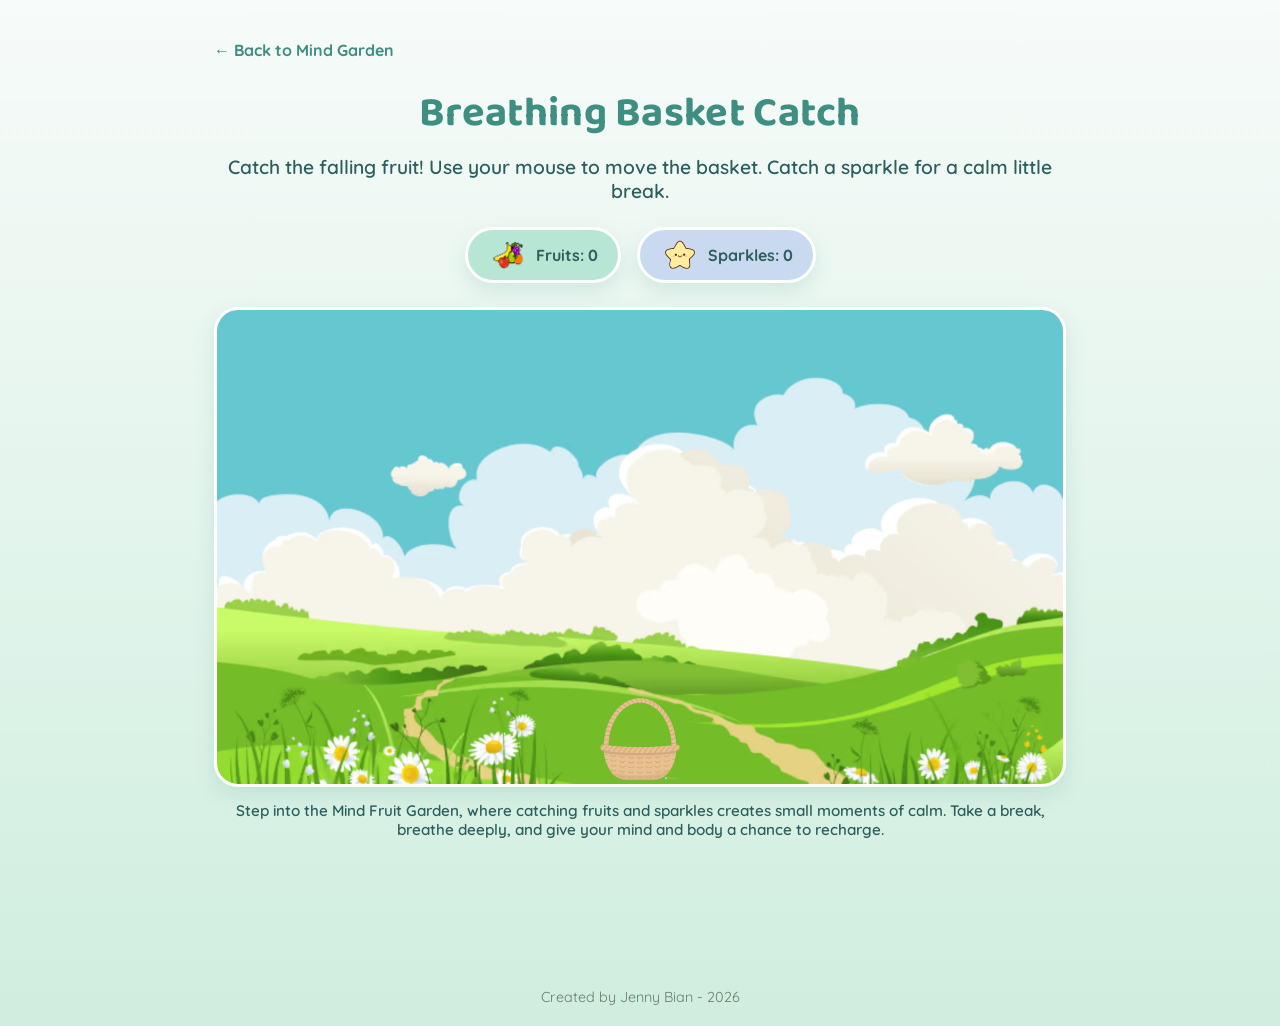
<file: games/relaxation/index.html>
<!DOCTYPE html>
<html lang="en">
<head>
  <meta charset="UTF-8">
  <meta name="viewport" content="width=device-width, initial-scale=1.0">
  <title>Breathing Basket Catch - Mind Garden</title>

  <link rel="preconnect" href="https://fonts.googleapis.com">
  <link rel="preconnect" href="https://fonts.gstatic.com" crossorigin>
  <link href="https://fonts.googleapis.com/css2?family=Baloo+2:wght@500;700;800&family=Quicksand:wght@500;600;700&display=swap" rel="stylesheet">

  <link rel="stylesheet" href="../../style.css">
  <link rel="stylesheet" href="style.css">
</head>
<body>

  <main class="container game-page">
    <a href="../../index.html" class="back-link">&larr; Back to Mind Garden</a>

    <header class="page-header">
      <h1>Breathing Basket Catch</h1>
      <p class="subtitle">Catch the falling fruit! Use your mouse to move the basket. Catch a sparkle for a calm little break.</p>
    </header>

    <div class="scoreboard">
      <div class="score-pill score-pill--mint">
        <img class="score-icon" src="images/fruits.png" alt="Fruit">
        <span>Fruits: <strong id="fruit-count">0</strong></span>
      </div>

      <div class="score-pill score-pill--periwinkle">
        <img class="score-icon" src="images/sparkle.png" alt="Sparkle">
        <span>Sparkles: <strong id="sparkle-count">0</strong></span>
      </div>
    </div>

    <div class="game-stage" id="game-stage">
      <div class="basket" id="basket">
        <img src="images/basket.png" alt="">
      </div>
    </div>

    <p class="game-hint"> Step into the Mind Fruit Garden, where catching fruits and sparkles creates small moments of calm. Take a break, breathe deeply, and give your mind and body a chance to recharge.</p>
  </main>

  <div class="relax-overlay" id="relax-overlay" hidden>
    <div class="relax-card">
      <div class="breathing-circle" id="breathing-circle"></div>
      <h2 id="relax-title">Calm Moment</h2>
      <p id="relax-text"></p>
      <button class="relax-done-btn" id="relax-done-btn">I'm done, back to the game</button>
    </div>
  </div>

  <footer class="footer">
    Created by Jenny Bian - 2026
  </footer>

  <script src="script.js"></script>
</body>
</html>
</file>
<file: style.css>
/* ===== Mind Garden — Style Sheet =====
   Palette:
   --sky        #A8D8EA  (light blue)
   --mint       #B8E6D5  (light green)
   --seafoam    #CFEEDF  (pale green-blue)
   --periwinkle #C9D9F0  (soft blue-violet)
   --teal-deep  #3E8E82  (headings / accents)
   --teal-text  #2D5F5D  (body text)
   --cream      #F7FBF9  (page background)
   --white      #FFFFFF
*/

:root {
  --sky: #A8D8EA;
  --mint: #B8E6D5;
  --seafoam: #CFEEDF;
  --periwinkle: #C9D9F0;
  --teal-deep: #3E8E82;
  --teal-text: #2D5F5D;
  --cream: #F7FBF9;
  --white: #FFFFFF;

  --radius-lg: 24px;
  --radius-md: 16px;
  --shadow-soft: 0 8px 20px rgba(62, 142, 130, 0.15);
}

* {
  box-sizing: border-box;
}

body {
  margin: 0;
  min-height: 100vh;
  background: linear-gradient(180deg, var(--cream) 0%, var(--seafoam) 100%);
  font-family: 'Quicksand', sans-serif;
  color: var(--teal-text);
}

h1, h2, h3 {
  font-family: 'Baloo 2', sans-serif;
  margin: 0;
}

/* ===== Moving banner ===== */
/* ===== Moving banner ===== */
.banner {
  width: 100%;
  overflow: hidden;
  background: var(--teal-deep);
  padding: 12px 0;
}

.banner-track {
  display: block;
  animation: scroll-banner 30s linear infinite;
}

.banner-track span {
  display: inline-block;
  font-family: 'Baloo 2', sans-serif;
  font-weight: 700;
  font-size: 1.1rem;
  color: var(--white);
  white-space: nowrap;
}

@keyframes scroll-banner {
  from {
    transform: translateX(100vw);
  }
  to {
    transform: translateX(-100%);
  }
}

/* ===== Layout ===== */
.container {
  max-width: 900px;
  margin: 0 auto;
  padding: 40px 24px 64px;
}

.page-header {
  text-align: center;
  margin-bottom: 40px;
}

/* Normal, modest heading style — used on game pages */
.page-header h1 {
  font-size: clamp(2rem, 4vw, 2.6rem);
  font-weight: 700;
  color: var(--teal-deep);
  letter-spacing: 0.3px;
}

/* Big glowing title style — homepage only */
.home-header h1 {
  font-size: clamp(3.2rem, 6vw, 4.4rem);
  font-weight: 600;
  letter-spacing: 0.5px;
  text-shadow:
    0 2px 0 var(--white),
    0 4px 14px rgba(62, 142, 130, 0.35),
    0 10px 30px rgba(62, 142, 130, 0.2);
}

.subtitle {
  margin-top: 8px;
  font-size: 1.2rem;
  font-weight: 600;
}

/* ===== Game grid ===== */
.game-grid {
  display: grid;
  grid-template-columns: repeat(2, 1fr);
  gap: 24px;
}

@media (max-width: 600px) {
  .game-grid {
    grid-template-columns: 1fr;
  }
}

.game-card {
  display: flex;
  flex-direction: column;
  align-items: center;
  text-align: center;
  text-decoration: none;
  color: var(--teal-text);
  padding: 32px 20px;
  border-radius: var(--radius-lg);
  box-shadow: var(--shadow-soft);
  border: 3px solid var(--white);
  transition: transform 0.2s ease, box-shadow 0.2s ease;
}

.game-card:hover,
.game-card:focus-visible {
  transform: translateY(-4px);
  box-shadow: 0 12px 26px rgba(62, 142, 130, 0.25);
}

.game-card:focus-visible {
  outline: 3px solid var(--teal-deep);
  outline-offset: 3px;
}

.game-card--mint       { background: var(--mint); }
.game-card--sky        { background: var(--sky); }
.game-card--seafoam    { background: var(--seafoam); }
.game-card--periwinkle { background: var(--periwinkle); }

/* ===== Breathing Basket Catch background ===== */
.fruit-basket-card {
  position: relative;
  overflow: hidden;
}

.fruit-basket-card::before {
  content: "";
  position: absolute;
  inset: 0;

  background-image: url("images/fruitbasket.png");
  background-size: cover;
  background-position: center;
  background-repeat: no-repeat;

  opacity: 0.65;
  z-index: 0;
}

/* Keep text and icons above image */
.fruit-basket-card > * {
  position: relative;
  z-index: 1;
}

.game-icon {
  width: 56px;
  height: 56px;
  margin-bottom: 12px;
  background: transparent;
}
.game-card h2 {
  font-size: 1.3rem;
  margin-bottom: 6px;
}

.game-card p {
  margin: 0;
  font-size: 0.95rem;
  font-weight: 600;
}

/* ===== Thinking Errors background ===== */
.catthink-card {
  position: relative;
  overflow: hidden;
}

.catthink-card::before {
  content: "";
  position: absolute;
  inset: 0;

  background-image: url("images/catthink.png");
  background-size: cover;
  background-position: center;
  background-repeat: no-repeat;

  opacity: 0.65;
  z-index: 0;
}

/* Keep text above background */
.catthink-card > * {
  position: relative;
  z-index: 1;
}

/* ===== About section ===== */
.about-section {
  margin-top: 56px;
  padding: 28px;
  background: var(--white);
  border-radius: var(--radius-md);
  box-shadow: var(--shadow-soft);
  text-align: center;
}

.about-section h3 {
  color: var(--teal-deep);
  font-size: 1.4rem;
  margin-bottom: 10px;
}

.about-section p {
  margin: 0;
  font-size: 1rem;
  line-height: 1.5;
}

.sparkle {
    position: absolute;
    width: 8px;
    height: 8px;
    background: rgba(255, 255, 255, 0.6);
    border-radius: 50%;
    pointer-events: none;
    box-shadow: 
        0 0 6px rgba(255,255,255,0.8),
        0 0 12px rgba(168,216,234,0.6);
    animation: sparkleFade 1.5s ease-out forwards;
}

@keyframes sparkleFade {
    from {
        transform: scale(1);
        opacity: 0.8;
    }
    to {
        transform: scale(0.2) translateY(10px);
        opacity: 0;
    }
}

/* ===== Leaf border decoration ===== */
.leaf-decoration {
  position: fixed;
  inset: 0;
  z-index: -1;
  pointer-events: none;
  overflow: hidden;
}

.leaf-decoration svg {
  width: 100%;
  height: 100%;
}

.footer {
  text-align: center;
  margin-top: 50px;
  padding: 20px;
  font-family: 'Quicksand', sans-serif;
  font-size: 0.9rem;
  color: #6b7d6b;
}


.game-card h2,
.game-card p {
  background: rgba(255, 255, 255, 0.75);
  border-radius: 12px;
  padding: 3px 10px;
  box-shadow: 0 4px 10px rgba(62, 142, 130, 0.12);
}

/* ===== Anxiety Review background ===== */
.anxiety-card {
  position: relative;
  overflow: hidden;
}

.anxiety-card::before {
  content: "";
  position: absolute;
  inset: 0;

  background-image: url("images/bunny.png");
  background-size: cover;
  background-position: center;
  background-repeat: no-repeat;

  opacity: 0.67;
  z-index: 0;
}

/* Keep text above bunny background */
.anxiety-card > * {
  position: relative;
  z-index: 1;
}

/* ===== Leaf border decoration ===== */
.leaf-decoration {
  position: fixed;
  inset: 0;
  z-index: -1;
  pointer-events: none;
  overflow: hidden;
  opacity: 0.9; /* increase this to make leaves stronger */
}

.leaf-decoration svg {
  width: 100%;
  height: 100%;
}

/* ===== Cloud behind title (home page only) ===== */
.home-header {
  position: relative;
}

.home-header::before {
  content: "";
  position: absolute;
  width: 650px;
  height: 550px;
  background: url("images/cloud.png") center / contain no-repeat;
  top: -25px;
  left: 12%;
  transform: translateY(-27%);
  z-index: -1;
  opacity: 1;
}

.garden-decor {
  position: fixed;
  inset: 0;
  pointer-events: none;
  z-index: -2;
}

.garden-decor span {
  position: absolute;
  opacity: .15;
  font-size: 3rem;
}

.garden-decor span:nth-child(1) {
  top: 15%;
  left: 8%;
}

.garden-decor span:nth-child(2) {
  top: 60%;
  right: 6%;
}

.garden-decor span:nth-child(3) {
  top: 35%;
  right: 10%;
}

.garden-decor span:nth-child(4) {
  bottom: 12%;
  left: 10%;
}
</file>
<file: games/relaxation/style.css>
/* ===== Breathing Basket Catch — game styles =====
   Reuses the color variables (--sky, --mint, --seafoam, --periwinkle,
   --teal-deep, --teal-text, --cream, --white, --radius-lg, --radius-md,
   --shadow-soft) already defined in ../style.css
*/

.back-link {
  display: inline-block;
  margin-bottom: 20px;
  font-family: 'Quicksand', sans-serif;
  font-weight: 700;
  color: var(--teal-deep);
  text-decoration: none;
}

.back-link:hover,
.back-link:focus-visible {
  text-decoration: underline;
}

.game-page .page-header {
  margin-bottom: 24px;
}

/* ===== Scoreboard ===== */
.scoreboard {
  display: flex;
  justify-content: center;
  gap: 16px;
  flex-wrap: wrap;
  margin-bottom: 24px;
}

.score-pill {
  display: flex;
  align-items: center;
  gap: 8px;
  padding: 10px 20px;
  border-radius: 999px;
  font-family: 'Quicksand', sans-serif;
  font-weight: 700;
  box-shadow: var(--shadow-soft);
  border: 3px solid var(--white);
}

.score-pill--mint       { background: var(--mint); }
.score-pill--periwinkle { background: var(--periwinkle); }

.score-icon {
  width: 40px;
  height: 30px;
  object-fit: contain;
}

/* ===== Game stage ===== */
.game-stage {
  position: relative;
  width: 100%;
  height: 480px;
  max-height: 65vh;
  overflow: hidden;
  border-radius: var(--radius-lg);
  border: 3px solid var(--white);
  box-shadow: var(--shadow-soft);
  background-image: url("images/garden-background.png");
  background-size: cover;
  background-position: center;
  background-repeat: no-repeat;
  touch-action: none;
  cursor: pointer;
}

.game-hint {
  text-align: center;
  margin-top: 14px;
  font-size: 0.95rem;
  font-weight: 600;
  color: var(--teal-text);
}

/* ===== Basket ===== */
.basket {
  position: absolute;
  bottom: 10px;
  left: 0;
  width: 90px;
  height: 70px;
  display: flex;
  align-items: center;
  justify-content: center;
  pointer-events: none;
}

.basket img {
  width: 120%;
  height: 120%;
  object-fit: contain;
  display: block;
}

/* ===== Falling items ===== */
.falling-item {
  position: absolute;
  width: 50px;
  height: 50px;
  display: flex;
  align-items: center;
  justify-content: center;
  pointer-events: none;
}

.falling-item img {
  width: 100%;
  height: 100%;
  object-fit: contain;
  display: block;
}


/* ===== Relaxation overlay ===== */

.relax-overlay[hidden] {
  display: none !important;
}

.relax-overlay {
  position: fixed;
  inset: 0;
  background: rgba(45, 95, 93, 0.55);
  display: flex;
  align-items: center;
  justify-content: center;
  padding: 24px;
  z-index: 100;
}

.relax-card {
  background: var(--white);
  border-radius: var(--radius-lg);
  box-shadow: var(--shadow-soft);
  padding: 36px 32px;
  max-width: 460px;
  width: 100%;
  text-align: center;
}

.relax-card h2 {
  color: var(--teal-deep);
  font-size: 1.6rem;
  margin-bottom: 14px;
}

.relax-card p {
  font-size: 1.02rem;
  line-height: 1.6;
  margin-bottom: 24px;
}

.breathing-circle {
  width: 90px;
  height: 90px;
  margin: 0 auto 20px;
  border-radius: 50%;
  background: var(--sky);
  border: 3px solid var(--white);
  box-shadow: var(--shadow-soft);
  animation: breathe 4s ease-in-out infinite;
}

@keyframes breathe {
  0%   { transform: scale(0.85); background: var(--sky); }
  50%  { transform: scale(1.15); background: var(--mint); }
  100% { transform: scale(0.85); background: var(--sky); }
}

@media (prefers-reduced-motion: reduce) {
  .breathing-circle {
    animation: none;
  }
}

.relax-done-btn {
  font-family: 'Baloo 2', sans-serif;
  font-weight: 700;
  font-size: 1rem;
  color: var(--white);
  background: var(--teal-deep);
  border: none;
  border-radius: var(--radius-md);
  padding: 12px 24px;
  cursor: pointer;
  transition: transform 0.15s ease, box-shadow 0.15s ease;
}

.relax-done-btn:hover,
.relax-done-btn:focus-visible {
  transform: translateY(-2px);
  box-shadow: var(--shadow-soft);
  outline: none;
}

@media (max-width: 600px) {
  .game-stage {
    height: 380px;
  }
}
</file>
